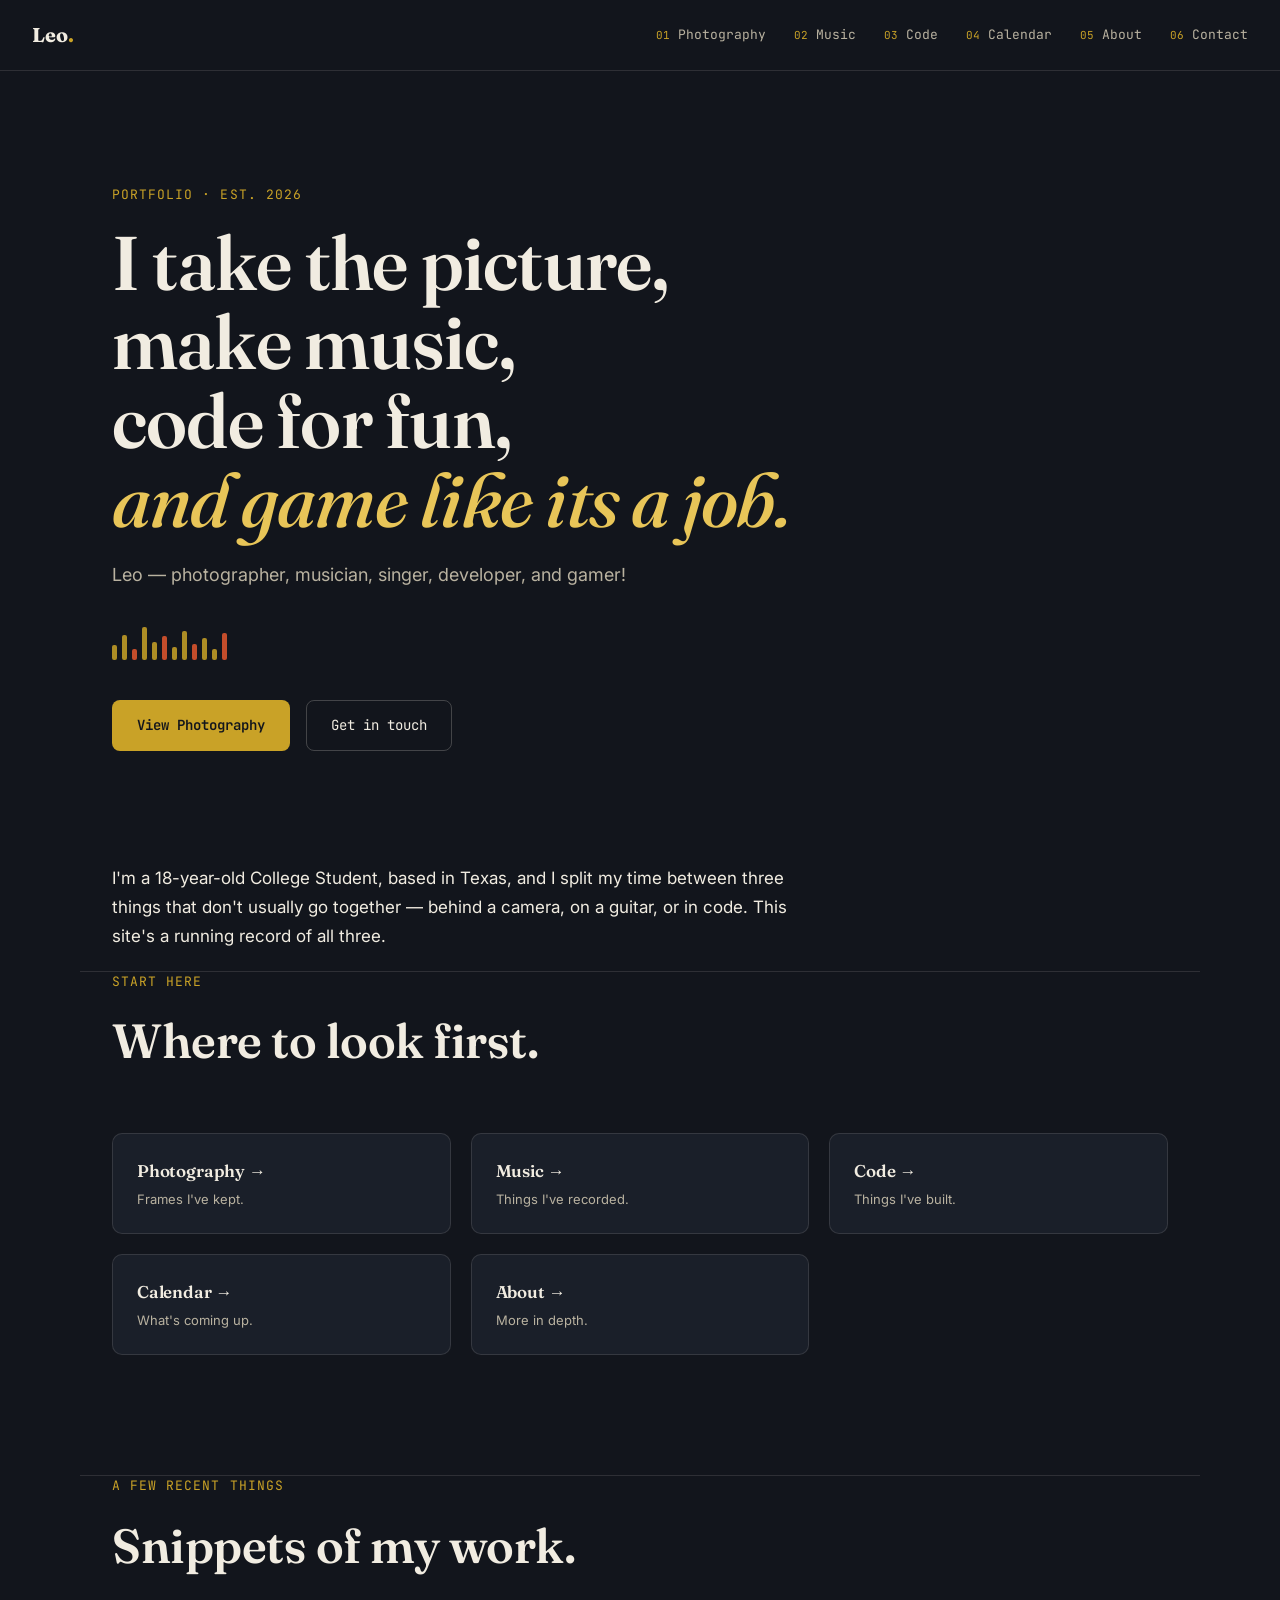
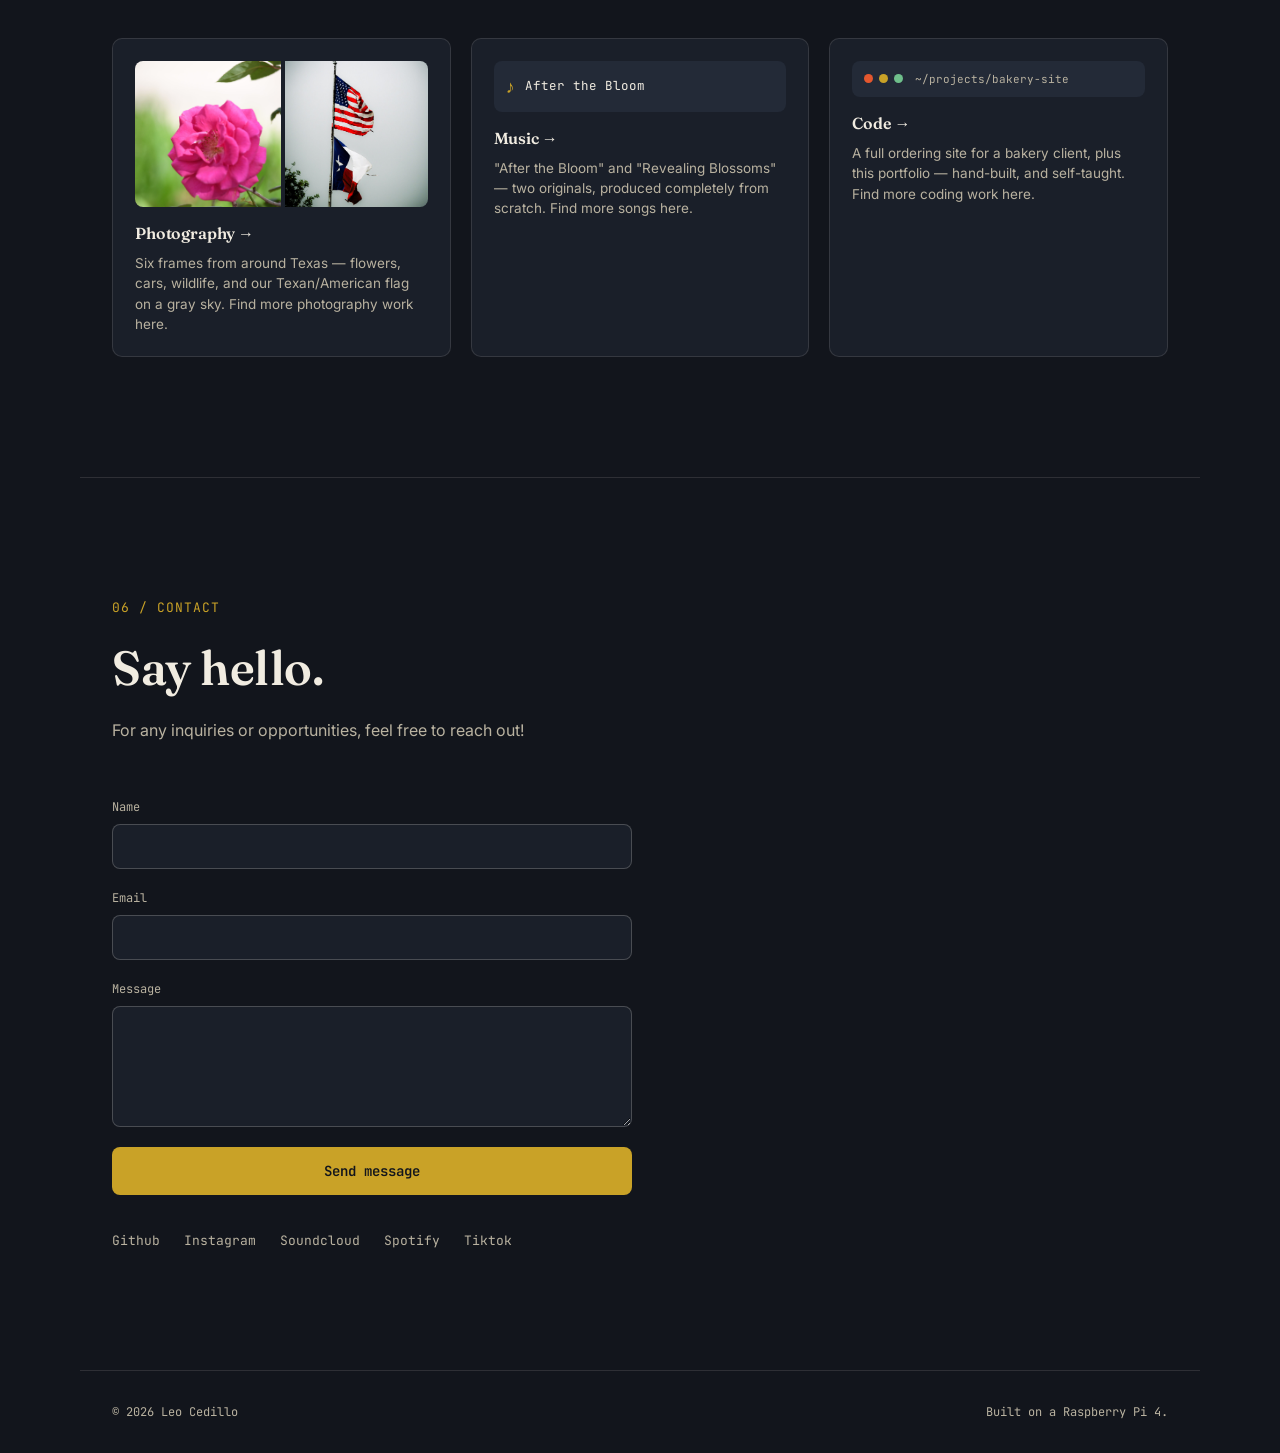
<file: index.html>
<!DOCTYPE html>
<html lang="en">
<head>
<meta charset="UTF-8">
<meta name="viewport" content="width=device-width, initial-scale=1.0">
<title>Leo — Photography · Music · Code</title>
<meta name="description" content="Portfolio of photography, music, and software work.">
<link rel="preconnect" href="https://fonts.googleapis.com">
<link rel="preconnect" href="https://fonts.gstatic.com" crossorigin>
<link href="https://fonts.googleapis.com/css2?family=Fraunces:ital,opsz,wght@0,9..144,400;0,9..144,600;0,9..144,700;1,9..144,500&family=Inter:wght@400;500;600&family=JetBrains+Mono:wght@400;500;600&display=swap" rel="stylesheet">
<link rel="stylesheet" href="styles.css">
</head>
<body>

<header class="topbar">
  <a href="index.html" class="brand">Leo<span class="brand-dot">.</span></a>
  <nav class="nav" aria-label="Primary">
    <a href="photography.html"><span class="nav-idx">01</span>Photography</a>
    <a href="music.html"><span class="nav-idx">02</span>Music</a>
    <a href="coding.html"><span class="nav-idx">03</span>Code</a>
    <a href="calendar.html"><span class="nav-idx">04</span>Calendar</a>
    <a href="about.html"><span class="nav-idx">05</span>About</a>
    <a href="#contact"><span class="nav-idx">06</span>Contact</a>
  </nav>
  <button class="nav-toggle" id="navToggle" aria-label="Open menu" aria-expanded="false">
    <span></span><span></span><span></span>
  </button>
</header>

<main>

  <section class="hero">
    <div class="hero-inner">
      <p class="eyebrow mono">portfolio · est. 2026</p>
      <h1 class="hero-title">
        I take the picture,<br>
        make music,<br>
        code for fun,<br>
        <span class="hero-accent">and game like its a job.</span>
      </h1>
      <p class="hero-sub">Leo — photographer, musician, singer, developer, and gamer!</p>
      <div class="meter" aria-hidden="true">
        <span></span><span></span><span></span><span></span><span></span><span></span><span></span><span></span><span></span><span></span><span></span><span></span>
      </div>
      <div class="hero-links">
        <a href="photography.html" class="btn btn-primary">View Photography</a>
        <a href="#contact" class="btn btn-ghost">Get in touch</a>
      </div>
    </div>
  </section>

  <section class="section" style="padding-top:0; padding-bottom:0">
    <p class="about-text" style="font-size:17px; max-width:65ch">
      I'm a 18-year-old College Student, based in Texas, and I split my time between three things that
      don't usually go together — behind a camera, on a guitar, or in code.
      This site's a running record of all three.
    </p>
  </section>

  <section class="section" style="padding-top:0">
    <div class="section-head">
      <p class="eyebrow mono">start here</p>
      <h2>Where to look first.</h2>
    </div>
    <div class="quick-links">
      <a href="photography.html"><h3>Photography →</h3><p>Frames I've kept.</p></a>
      <a href="music.html"><h3>Music →</h3><p>Things I've recorded.</p></a>
      <a href="coding.html"><h3>Code →</h3><p>Things I've built.</p></a>
      <a href="calendar.html"><h3>Calendar →</h3><p>What's coming up.</p></a>
      <a href="about.html"><h3>About →</h3><p>More in depth.</p></a>
    </div>
  </section>

  <section class="section" style="padding-top:0">
    <div class="section-head">
      <p class="eyebrow mono">a few recent things</p>
      <h2>Snippets of my work.</h2>
    </div>
    <div class="pillar-grid">
      <a href="photography.html" class="pillar-card">
        <div class="snippet-photos">
          <img src="assets/photos/pic1.JPG" alt="A pink rose in bloom">
          <img src="assets/photos/pic6.JPG" alt="American and Texan flags flying together">
        </div>
        <h3>Photography →</h3>
        <p>Six frames from around Texas — flowers, cars, wildlife, and our Texan/American
           flag on a gray sky. Find more photography work here.</p>
      </a>
      <a href="music.html" class="pillar-card">
        <div class="snippet-track">
          <span class="snippet-note" aria-hidden="true">♪</span>
          <span class="snippet-track-name mono">After the Bloom</span>
        </div>
        <h3>Music →</h3>
        <p>"After the Bloom" and "Revealing Blossoms" — two originals,
          produced completely from scratch. Find more songs here.</p>
      </a>
      <a href="coding.html" class="pillar-card">
        <div class="snippet-term">
          <span class="dot red"></span><span class="dot amber"></span><span class="dot green"></span>
          <span class="snippet-term-path mono">~/projects/bakery-site</span>
        </div>
        <h3>Code →</h3>
        <p>A full ordering site for a bakery client, plus this portfolio —
          hand-built, and self-taught. Find more coding work here.</p>
      </a>
    </div>
  </section>

  <section id="contact" class="section section-contact">
    <div class="section-head">
      <p class="eyebrow mono">06 / contact</p>
      <h2>Say hello.</h2>
      <p class="section-sub">For any inquiries or opportunities, feel free to reach out!</p>
    </div>
    <form class="contact-form" action="https://formspree.io/f/xnjkwbkw" method="POST">
      <div class="field">
        <label for="name">Name</label>
        <input id="name" name="name" type="text" required>
      </div>
      <div class="field">
        <label for="email">Email</label>
        <input id="email" name="email" type="email" required>
      </div>
      <div class="field">
        <label for="message">Message</label>
        <textarea id="message" name="message" rows="5" required></textarea>
      </div>
      <input type="hidden" name="_subject" value="New message from your portfolio site">
      <button type="submit" class="btn btn-primary">Send message</button>
    </form>
    <div class="socials mono">
      <a href="https://github.com/leocebillo">Github</a>
      <a href="https://www.instagram.com/leocebillo/">Instagram</a>
      <a href="https://soundcloud.com/leocebillo/tracks">Soundcloud</a>
      <a href="https://open.spotify.com/artist/6a5sOU5WnglyTSej2QoIKZ">Spotify</a>
      <a href="https://www.tiktok.com/@leocebillo?is_from_webapp=1&sender_device=pc">Tiktok</a>
    </div>
  </section>

</main>

<footer class="footer mono">
  <span>© <span id="year"></span> Leo Cedillo</span>
  <span>Built on a Raspberry Pi 4.</span>
</footer>

<script src="script.js"></script>
</body>
</html>
</file>
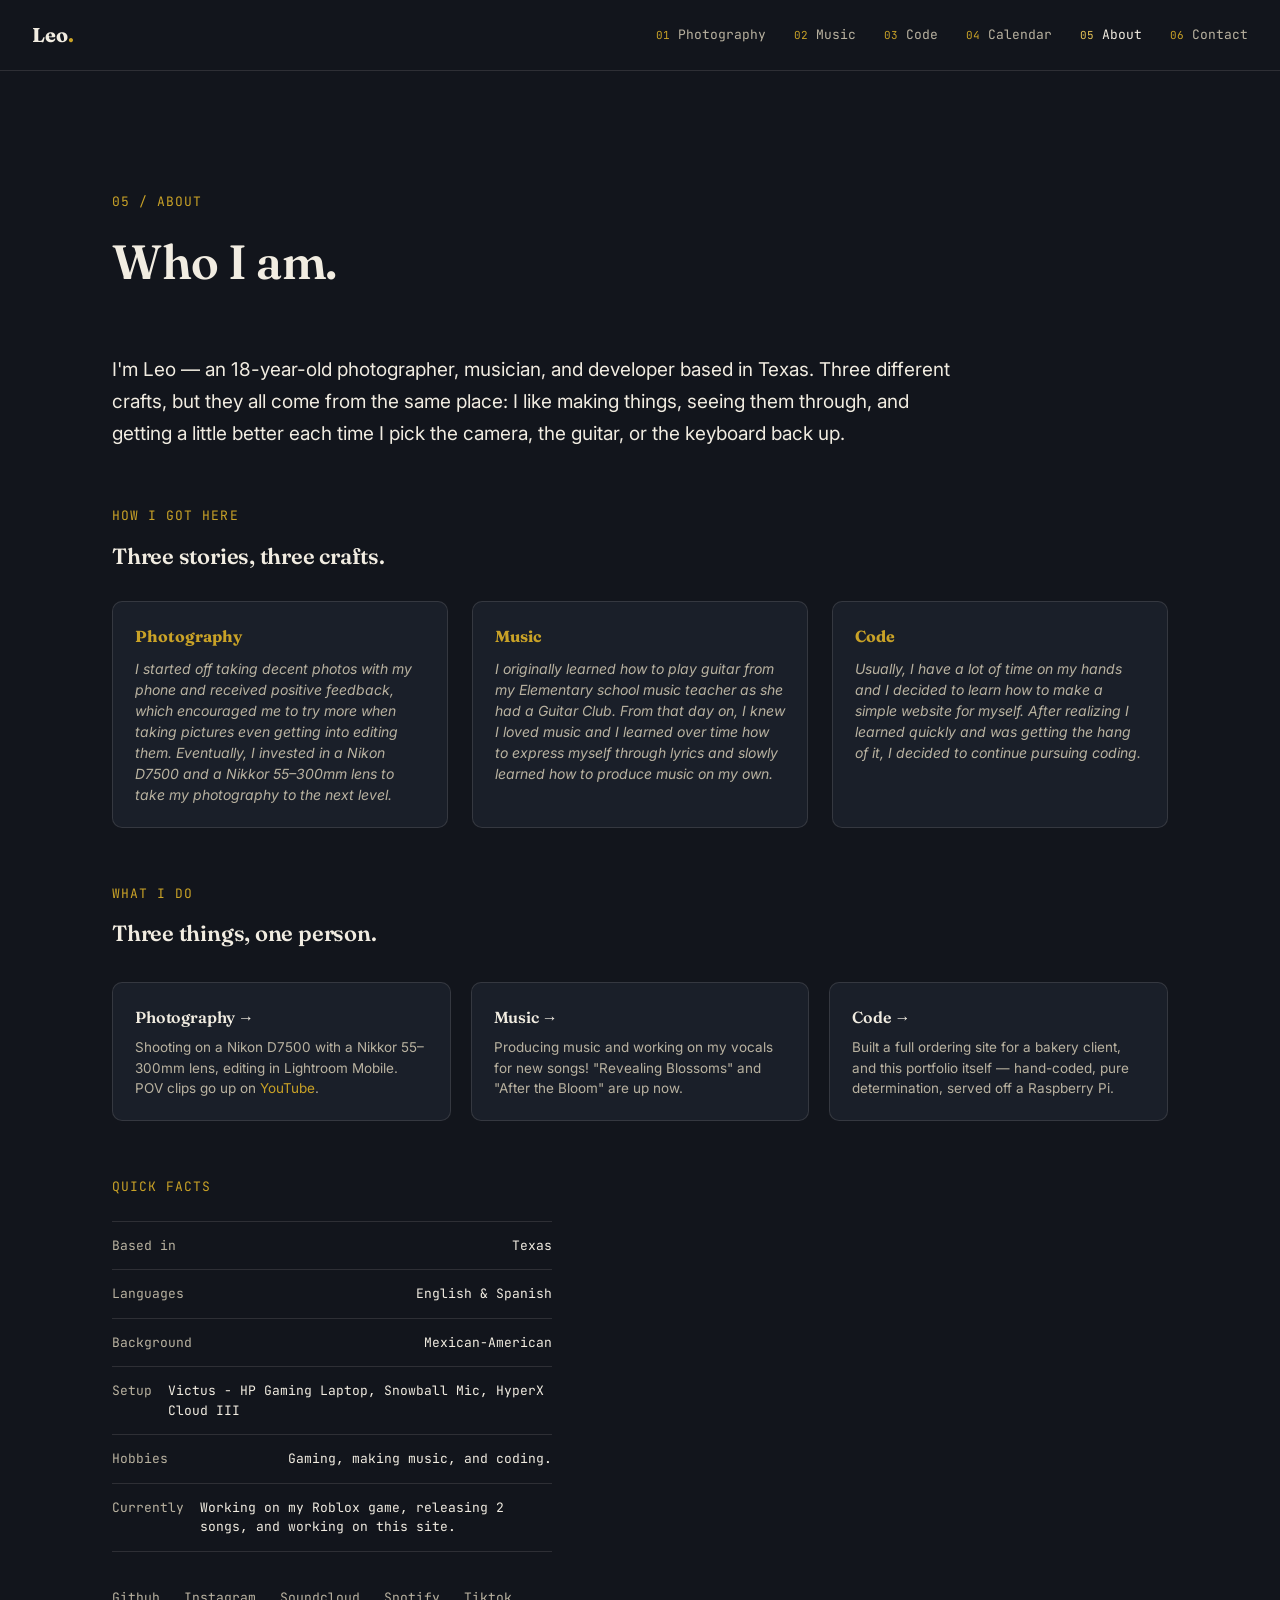
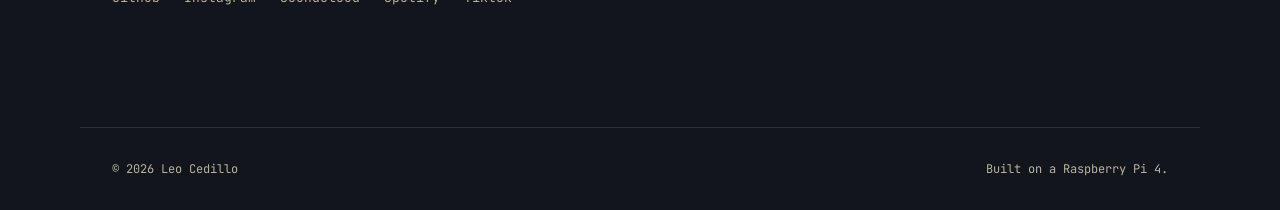
<file: about.html>
<!DOCTYPE html>
<html lang="en">
<head>
<meta charset="UTF-8">
<meta name="viewport" content="width=device-width, initial-scale=1.0">
<title>About — Leo</title>
<meta name="description" content="About Leo.">
<link rel="preconnect" href="https://fonts.googleapis.com">
<link rel="preconnect" href="https://fonts.gstatic.com" crossorigin>
<link href="https://fonts.googleapis.com/css2?family=Fraunces:ital,opsz,wght@0,9..144,400;0,9..144,600;0,9..144,700;1,9..144,500&family=Inter:wght@400;500;600&family=JetBrains+Mono:wght@400;500;600&display=swap" rel="stylesheet">
<link rel="stylesheet" href="styles.css">
</head>
<body>

<header class="topbar">
  <a href="index.html" class="brand">Leo<span class="brand-dot">.</span></a>
  <nav class="nav" aria-label="Primary">
    <a href="photography.html"><span class="nav-idx">01</span>Photography</a>
    <a href="music.html"><span class="nav-idx">02</span>Music</a>
    <a href="coding.html"><span class="nav-idx">03</span>Code</a>
    <a href="calendar.html"><span class="nav-idx">04</span>Calendar</a>
    <span class="active" aria-current="page"><span class="nav-idx">05</span>About</span>
    <a href="index.html#contact"><span class="nav-idx">06</span>Contact</a>
  </nav>
  <button class="nav-toggle" id="navToggle" aria-label="Open menu" aria-expanded="false">
    <span></span><span></span><span></span>
  </button>
</header>

<main>

  <section class="section section-about">
    <div class="section-head">
      <p class="eyebrow mono">05 / about</p>
      <h2>Who I am.</h2>
    </div>

    <p class="about-text">
      I'm Leo — an 18-year-old photographer, musician, and developer based in
      Texas. Three different crafts, but they all come from the same place:
      I like making things, seeing them through, and getting a little better
      each time I pick the camera, the guitar, or the keyboard back up.
    </p>

    <div class="section-head" style="margin-top:56px; margin-bottom:28px">
      <p class="eyebrow mono">how I got here</p>
      <h3 style="font-size:22px">Three stories, three crafts.</h3>
    </div>
    <div class="origin-grid">
      <div class="origin-block">
        <h4>Photography</h4>
        <p>I started off taking decent photos with my phone and received positive feedback, which encouraged me to try more when taking pictures even getting into editing them. Eventually, I invested in a Nikon D7500 and a Nikkor 55–300mm lens to take my photography to the next level.</p>
      </div>
      <div class="origin-block">
        <h4>Music</h4>
        <p>I originally learned how to play guitar from my Elementary school music teacher as she had a Guitar Club. From that day on, I knew I loved music and I learned over time how to express myself through lyrics and slowly learned how to produce music on my own.</p>
      </div>
      <div class="origin-block">
        <h4>Code</h4>
        <p>Usually, I have a lot of time on my hands and I decided to learn how to make a simple website for myself. After realizing I learned quickly and was getting the hang of it, I decided to continue pursuing coding.</p>
      </div>
    </div>

    <div class="section-head" style="margin-top:56px; margin-bottom:32px">
      <p class="eyebrow mono">what I do</p>
      <h3 style="font-size:22px">Three things, one person.</h3>
    </div>
    <div class="pillar-grid">
      <a href="photography.html" class="pillar-card">
        <h3>Photography →</h3>
        <p>Shooting on a Nikon D7500 with a Nikkor 55–300mm lens, editing in
          Lightroom Mobile. POV clips go up on
          <span class="pillar-highlight">YouTube</span>.</p>
      </a>
      <a href="music.html" class="pillar-card">
        <h3>Music →</h3>
        <p>Producing music and working on my vocals for new songs! "Revealing Blossoms" and "After the Bloom" are up now.</p>
      </a>
      <a href="coding.html" class="pillar-card">
        <h3>Code →</h3>
        <p>Built a full ordering site for a bakery client, and this
          portfolio itself — hand-coded, pure determination, served off a
          Raspberry Pi.</p>
      </a>
    </div>

    <div class="section-head" style="margin-top:56px; margin-bottom:24px">
      <p class="eyebrow mono">quick facts</p>
    </div>
    <ul class="gear-list mono" style="margin-bottom:36px">
      <li><span class="gear-label">Based in</span><span>Texas</span></li>
      <li><span class="gear-label">Languages</span><span>English &amp; Spanish</span></li>
      <li><span class="gear-label">Background</span><span>Mexican-American</span></li>
      <li><span class="gear-label">Setup</span><span>Victus - HP Gaming Laptop, Snowball Mic, HyperX Cloud III</span></li>
      <li><span class="gear-label">Hobbies</span><span>Gaming, making music, and coding.</span></li>
      <li><span class="gear-label">Currently</span><span>Working on my Roblox game, releasing 2 songs, and working on this site.</span></li>
    </ul>

    <div class="socials mono">
      <a href="https://github.com/leocebillo">Github</a>
      <a href="https://www.instagram.com/leocebillo/">Instagram</a>
      <a href="https://soundcloud.com/leocebillo/tracks">Soundcloud</a>
      <a href="https://open.spotify.com/artist/6a5sOU5WnglyTSej2QoIKZ">Spotify</a>
      <a href="https://www.tiktok.com/@leocebillo?is_from_webapp=1&sender_device=pc">Tiktok</a>
    </div>

  </section>

</main>

<footer class="footer mono">
  <span>© <span id="year"></span> Leo Cedillo</span>
  <span>Built on a Raspberry Pi 4.</span>
</footer>

<script src="script.js"></script>
</body>
</html>
</file>
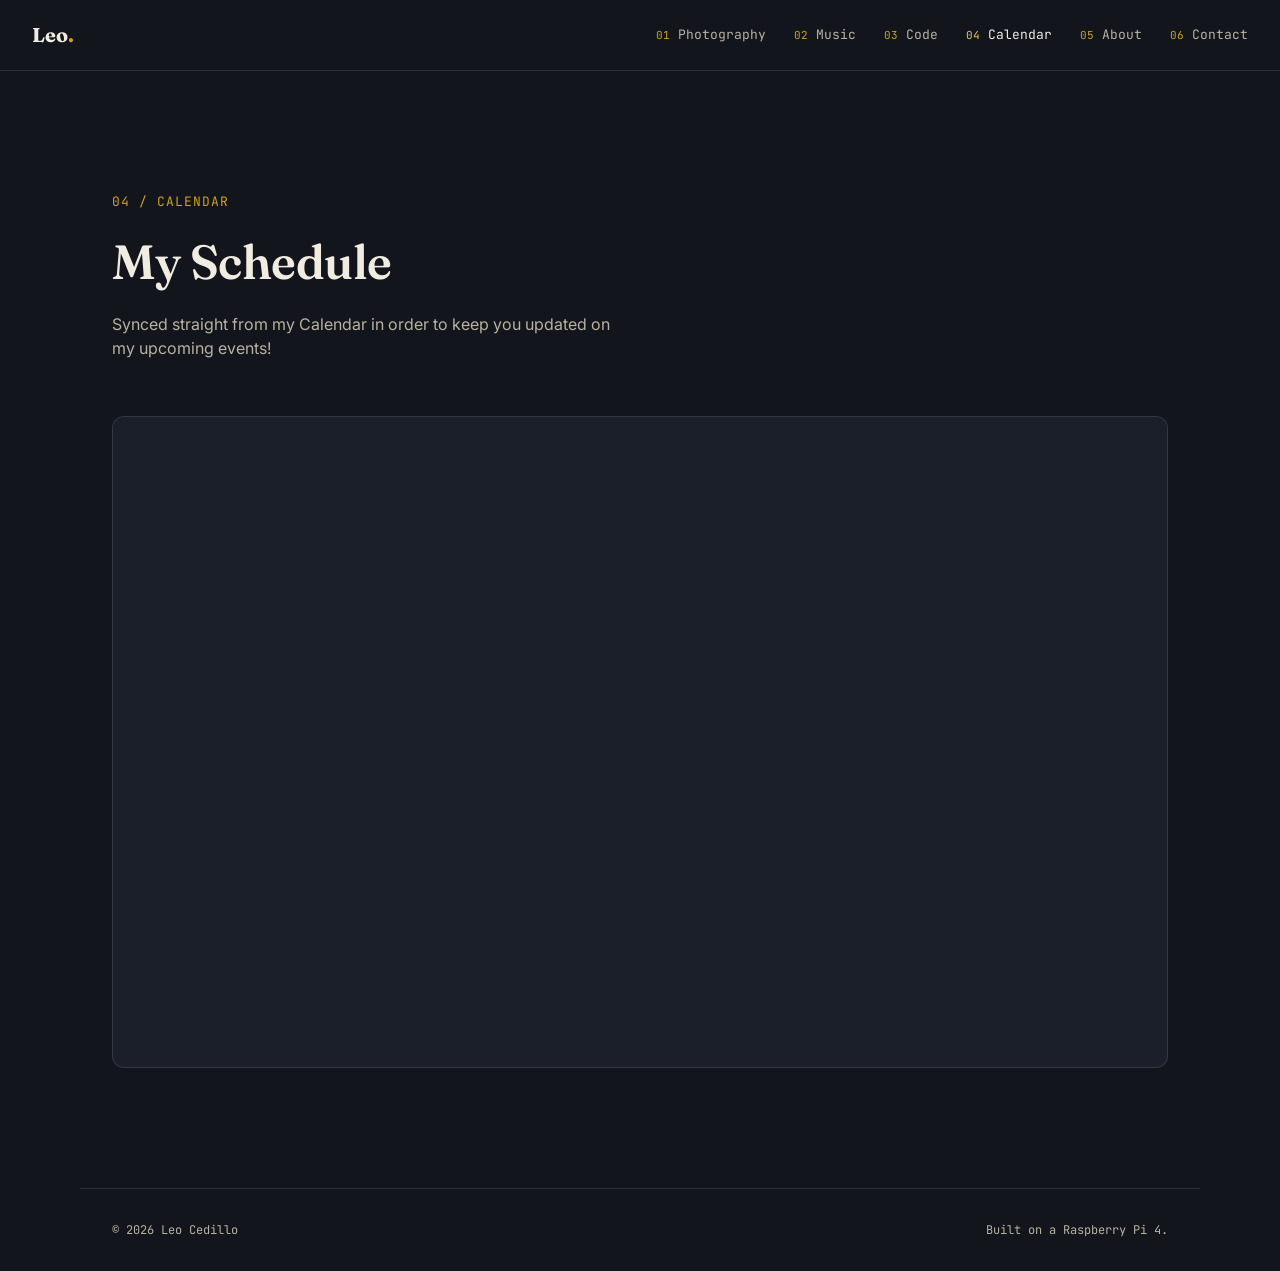
<file: calendar.html>
<!DOCTYPE html>
<html lang="en">
<head>
<meta charset="UTF-8">
<meta name="viewport" content="width=device-width, initial-scale=1.0">
<title>Calendar — Leo</title>
<meta name="description" content="Upcoming shoots, gigs, and releases.">
<link rel="preconnect" href="https://fonts.googleapis.com">
<link rel="preconnect" href="https://fonts.gstatic.com" crossorigin>
<link href="https://fonts.googleapis.com/css2?family=Fraunces:ital,opsz,wght@0,9..144,400;0,9..144,600;0,9..144,700;1,9..144,500&family=Inter:wght@400;500;600&family=JetBrains+Mono:wght@400;500;600&display=swap" rel="stylesheet">
<link rel="stylesheet" href="styles.css">
</head>
<body>

<header class="topbar">
  <a href="index.html" class="brand">Leo<span class="brand-dot">.</span></a>
  <nav class="nav" aria-label="Primary">
    <a href="photography.html"><span class="nav-idx">01</span>Photography</a>
    <a href="music.html"><span class="nav-idx">02</span>Music</a>
    <a href="coding.html"><span class="nav-idx">03</span>Code</a>
    <span class="active" aria-current="page"><span class="nav-idx">04</span>Calendar</span>
    <a href="about.html"><span class="nav-idx">05</span>About</a>
    <a href="index.html#contact"><span class="nav-idx">06</span>Contact</a>
  </nav>
  <button class="nav-toggle" id="navToggle" aria-label="Open menu" aria-expanded="false">
    <span></span><span></span><span></span>
  </button>
</header>

<main>

  <section class="section">
    <div class="section-head">
      <p class="eyebrow mono">04 / calendar</p>
      <h2>My Schedule</h2>
      <p class="section-sub">Synced straight from my Calendar in order to keep you updated on my upcoming events!</p>
    </div>
    <div class="gcal-embed">
      <iframe
        src="https://calendar.google.com/calendar/embed?src=cedilloleon04%40gmail.com&ctz=America%2FChicago"
        style="border:0" width="100%" height="600" frameborder="0" scrolling="no"></iframe>
    </div>
  </section>

</main>

<footer class="footer mono">
  <span>© <span id="year"></span> Leo Cedillo</span>
  <span>Built on a Raspberry Pi 4.</span>
</footer>

<script src="script.js"></script>
</body>
</html>
</file>
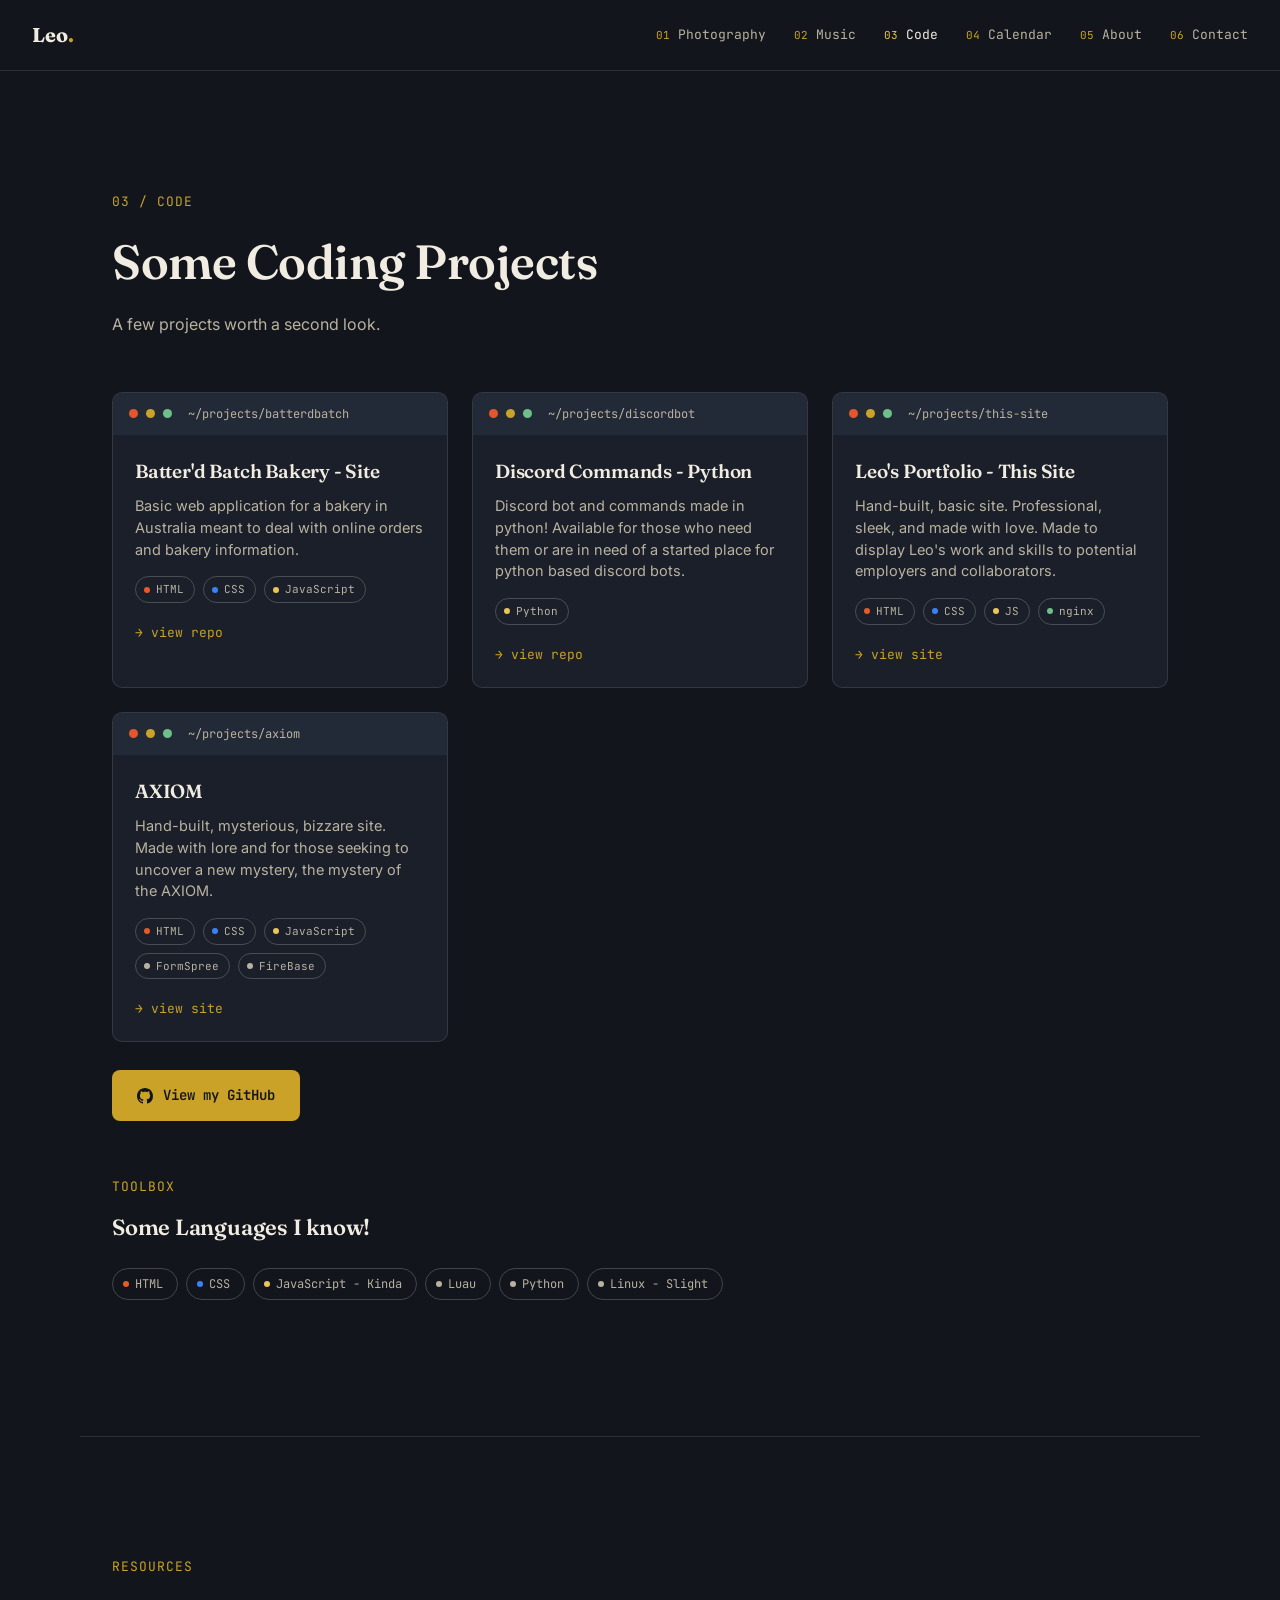
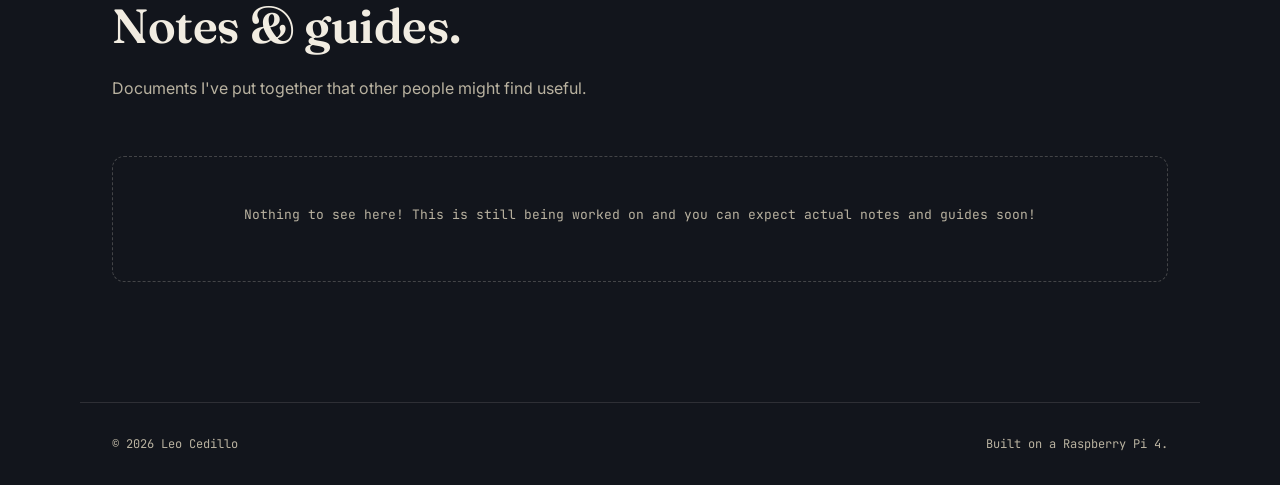
<file: coding.html>
<!DOCTYPE html>
<html lang="en">
<head>
<meta charset="UTF-8">
<meta name="viewport" content="width=device-width, initial-scale=1.0">
<title>Code — Leo</title>
<meta name="description" content="Software projects.">
<link rel="preconnect" href="https://fonts.googleapis.com">
<link rel="preconnect" href="https://fonts.gstatic.com" crossorigin>
<link href="https://fonts.googleapis.com/css2?family=Fraunces:ital,opsz,wght@0,9..144,400;0,9..144,600;0,9..144,700;1,9..144,500&family=Inter:wght@400;500;600&family=JetBrains+Mono:wght@400;500;600&display=swap" rel="stylesheet">
<link rel="stylesheet" href="styles.css">
</head>
<body>

<header class="topbar">
  <a href="index.html" class="brand">Leo<span class="brand-dot">.</span></a>
  <nav class="nav" aria-label="Primary">
    <a href="photography.html"><span class="nav-idx">01</span>Photography</a>
    <a href="music.html"><span class="nav-idx">02</span>Music</a>
    <span class="active" aria-current="page"><span class="nav-idx">03</span>Code</span>
    <a href="calendar.html"><span class="nav-idx">04</span>Calendar</a>
    <a href="about.html"><span class="nav-idx">05</span>About</a>
    <a href="index.html#contact"><span class="nav-idx">06</span>Contact</a>
  </nav>
  <button class="nav-toggle" id="navToggle" aria-label="Open menu" aria-expanded="false">
    <span></span><span></span><span></span>
  </button>
</header>

<main>

  <section class="section">
    <div class="section-head">
      <p class="eyebrow mono">03 / code</p>
      <h2>Some Coding Projects</h2>
      <p class="section-sub">A few projects worth a second look.</p>
    </div>

    <div class="term-grid">
      <article class="term-card">
        <div class="term-bar">
          <span class="dot red"></span><span class="dot amber"></span><span class="dot green"></span>
          <span class="term-path mono">~/projects/batterdbatch</span>
        </div>
        <div class="term-body">
          <h3>Batter'd Batch Bakery - Site</h3>
          <p>Basic web application for a bakery in Australia meant to deal with online orders and bakery information.</p>
          <div class="tags">
            <span class="tag tag-html">HTML</span><span class="tag tag-css">CSS</span><span class="tag tag-js">JavaScript</span>
          </div>
          <a href="https://github.com/leocebillo/BatterD-Batch-Bakery-v1.7" class="term-link mono">→ view repo</a>
        </div>
      </article>

      <article class="term-card">
        <div class="term-bar">
          <span class="dot red"></span><span class="dot amber"></span><span class="dot green"></span>
          <span class="term-path mono">~/projects/discordbot</span>
        </div>
        <div class="term-body">
          <h3>Discord Commands - Python</h3>
          <p>Discord bot and commands made in python! Available for those who need them or are in need of a started place for python based discord bots.</p>
          <div class="tags">
            <span class="tag tag-js">Python</span>
          </div>
          <a href="https://github.com/leocebillo/My-Basic-Discord-Commands?tab=readme-ov-file" class="term-link mono">→ view repo</a>
        </div>
      </article>

      <article class="term-card">
        <div class="term-bar">
          <span class="dot red"></span><span class="dot amber"></span><span class="dot green"></span>
          <span class="term-path mono">~/projects/this-site</span>
        </div>
        <div class="term-body">
          <h3>Leo's Portfolio - This Site</h3>
          <p>Hand-built, basic site. Professional, sleek, and made with love. Made to display Leo's work and skills to potential employers and collaborators.</p>
          <div class="tags">
            <span class="tag tag-html">HTML</span><span class="tag tag-css">CSS</span><span class="tag tag-js">JS</span><span class="tag tag-nginx">nginx</span>
          </div>
          <a href="leocedillo.dev" class="term-link mono">→ view site</a>
        </div>
      </article>

      <article class="term-card">
        <div class="term-bar">
          <span class="dot red"></span><span class="dot amber"></span><span class="dot green"></span>
          <span class="term-path mono">~/projects/axiom</span>
        </div>
        <div class="term-body">
          <h3>AXIOM</h3>
          <p>Hand-built, mysterious, bizzare site. Made with lore and for those seeking to uncover a new mystery, the mystery of the AXIOM.</p>
          <div class="tags">
            <span class="tag tag-html">HTML</span><span class="tag tag-css">CSS</span><span class="tag tag-js">JavaScript</span> <span class="tag tag-formspree">FormSpree</span><span class="tag tag-firebase">FireBase</span>
          </div>
          <a href="https://leocebillo.github.io/AXIOM" class="term-link mono">→ view site</a>
        </div>
      </article>
    </div>

  <!--  <article class="term-card">
        <div class="term-bar">
          <span class="dot red"></span><span class="dot amber"></span><span class="dot green"></span>
          <span class="term-path mono">~/projects/axiom</span>
        </div>
        <div class="term-body">
          <h3>TRIAD</h3>
          <p>Hand-built, multi-ai console controller. Created to test the extent of "free-tiers" AI companies provide.</p>
          <div class="tags">
            <span class="tag tag-html">HTML</span><span class="tag tag-css">CSS</span><span class="tag tag-js">JavaScript</span> <span class="tag tag-fcloudflare">CloudFlare</span><span class="tag tag-js">JS</span><span class="tag tag-toml">TOML</span>
          </div>
          <a href="https://github.com/leocebillo/AXIOM" class="term-link mono">→ view repo</a>
        </div>
      </article>
    </div> -->

    <a href="https://github.com/leocebillo" target="_blank" rel="noopener" class="btn btn-primary gh-btn">
      <svg viewBox="0 0 16 16" width="16" height="16" fill="currentColor"><path d="M8 0C3.58 0 0 3.58 0 8c0 3.54 2.29 6.53 5.47 7.59.4.07.55-.17.55-.38 0-.19-.01-.82-.01-1.49-2.01.37-2.53-.49-2.69-.94-.09-.23-.48-.94-.82-1.13-.28-.15-.68-.52-.01-.53.63-.01 1.08.58 1.23.82.72 1.21 1.87.87 2.33.66.07-.52.28-.87.51-1.07-1.78-.2-3.64-.89-3.64-3.95 0-.87.31-1.59.82-2.15-.08-.2-.36-1.02.08-2.12 0 0 .67-.21 2.2.82.64-.18 1.32-.27 2-.27.68 0 1.36.09 2 .27 1.53-1.04 2.2-.82 2.2-.82.44 1.1.16 1.92.08 2.12.51.56.82 1.27.82 2.15 0 3.07-1.87 3.75-3.65 3.95.29.25.54.73.54 1.48 0 1.07-.01 1.93-.01 2.2 0 .21.15.46.55.38A8.013 8.013 0 0 0 16 8c0-4.42-3.58-8-8-8z"/></svg>
      View my GitHub
    </a>

    <div class="section-head" style="margin-top:56px; margin-bottom:24px">
      <p class="eyebrow mono">toolbox</p>
      <h3 style="font-size:22px">Some Languages I know!</h3>
    </div>
    <div class="tags toolbox-tags">
      <span class="tag tag-html">HTML</span>
      <span class="tag tag-css">CSS</span>
      <span class="tag tag-js">JavaScript - Kinda</span>
      <span class="tag tag-luau">Luau</span>
      <span class="tag">Python</span>
      <span class="tag">Linux - Slight</span>
    </div>
  </section>

  <section class="section">
    <div class="section-head">
      <p class="eyebrow mono">resources</p>
      <h2>Notes &amp; guides.</h2>
      <p class="section-sub">Documents I've put together that other people might find useful.</p>
    </div>

    <!-- To add a document: drop the file in assets/docs/, then copy this block.
    <div class="doc-list">
      <a href="assets/docs/your-file.pdf" target="_blank" class="doc-card">
        <div class="doc-icon" aria-hidden="true">PDF</div>
        <div>
          <h3>Document title</h3>
          <p>One line on what it covers and who it's for.</p>
        </div>
      </a>
    </div>
    -->

    <div class="empty-state">
      <p class="mono">Nothing to see here! This is still being worked on and you can expect actual notes and guides soon!</p>
    </div>
  </section>

</main>

<footer class="footer mono">
  <span>© <span id="year"></span> Leo Cedillo</span>
  <span>Built on a Raspberry Pi 4.</span>
</footer>

<script src="script.js"></script>
</body>
</html>
</file>
<file: styles.css>
/* ---------- Tokens ---------- */
:root{
  --ink: #12151C;
  --ink-2: #1A1F29;
  --ink-3: #232A37;
  --paper: #F1ECE1;
  --paper-dim: #B9B2A0;
  --brass: #C9A227;
  --brass-bright: #E8C558;
  --rec: #E4572E;
  --green: #6FBF8B;
  --line: rgba(241,236,225,0.12);
  --line-strong: rgba(241,236,225,0.22);

  --font-display: 'Fraunces', serif;
  --font-body: 'Inter', -apple-system, sans-serif;
  --font-mono: 'JetBrains Mono', monospace;

  --container: 1120px;
}

*{ box-sizing:border-box; }
html{ scroll-behavior:smooth; }
body{
  margin:0;
  background:var(--ink);
  color:var(--paper);
  font-family:var(--font-body);
  line-height:1.5;
  -webkit-font-smoothing:antialiased;
}
@media (prefers-reduced-motion: reduce){
  html{ scroll-behavior:auto; }
  *{ animation-duration:0.001ms !important; animation-iteration-count:1 !important; transition-duration:0.001ms !important; }
}

a{ color:inherit; text-decoration:none; }
h1,h2,h3{ font-family:var(--font-display); font-weight:600; margin:0; letter-spacing:-0.01em; }
p{ margin:0; }
.mono{ font-family:var(--font-mono); }

::selection{ background:var(--brass); color:var(--ink); }
:focus-visible{ outline:2px solid var(--brass-bright); outline-offset:3px; }

/* ---------- Layout helpers ---------- */
.section{
  max-width:var(--container);
  margin:0 auto;
  padding:120px 32px;
  border-bottom:1px solid var(--line);
}
.section-head{ max-width:640px; margin-bottom:56px; }
.eyebrow{ color:var(--brass); font-size:13px; letter-spacing:0.08em; text-transform:uppercase; margin-bottom:14px; display:block; }
.section-head h2{ font-size:clamp(32px,4vw,48px); margin-bottom:14px; }
.section-sub{ color:var(--paper-dim); font-size:16px; max-width:52ch; }
.section-sub code{ font-family:var(--font-mono); background:var(--ink-2); padding:2px 6px; border-radius:4px; font-size:0.9em; }

/* ---------- Topbar ---------- */
.topbar{
  position:fixed; top:0; left:0; right:0; z-index:50;
  display:flex; align-items:center; justify-content:space-between;
  padding:20px 32px;
  background:var(--ink);
  border-bottom:1px solid var(--line);
}
main{ padding-top:72px; }
.brand{ font-family:var(--font-display); font-size:20px; font-weight:700; }
.brand-dot{ color:var(--brass); }
.nav{ display:flex; gap:28px; }
.nav a, .nav span.active{
  font-family:var(--font-mono); font-size:13px; color:var(--paper-dim);
  display:flex; align-items:center; gap:8px; transition:color .2s;
}
.nav a:hover{ color:var(--paper); }
.nav span.active{ color:var(--paper); cursor:default; }
.nav span.active .nav-idx{ color:var(--brass-bright); }
.nav-idx{ color:var(--brass); font-size:11px; }
.nav-toggle{ display:none; background:none; border:0; width:32px; height:24px; flex-direction:column; justify-content:space-between; cursor:pointer; padding:0; }
.nav-toggle span{ display:block; height:2px; background:var(--paper); border-radius:2px; }

@media (max-width: 860px){
  .nav{
    position:fixed; inset:72px 0 0 0; background:var(--ink); z-index:55;
    flex-direction:column; gap:0; padding:12px 32px;
    transform:translateY(-8px); opacity:0; pointer-events:none; transition:all .25s ease;
  }
  .nav.open{ transform:translateY(0); opacity:1; pointer-events:auto; }
  .nav a, .nav span.active{ padding:16px 0; border-bottom:1px solid var(--line); font-size:15px; }
  .nav-toggle{ display:flex; }
}

/* ---------- Hero ---------- */
.hero{
  min-height:88vh; display:flex; align-items:center;
  max-width:var(--container); margin:0 auto; padding:60px 32px;
}
.hero-inner{ max-width:760px; }
.hero-title{ font-size:clamp(40px,6.5vw,76px); line-height:1.04; margin:18px 0 22px; }
.hero-accent{ font-style:italic; color:var(--brass-bright); font-weight:500; }
.hero-sub{ color:var(--paper-dim); font-size:18px; max-width:48ch; margin-bottom:36px; }

/* signature meter motif */
.meter{ display:flex; align-items:flex-end; gap:5px; height:36px; margin-bottom:40px; }
.meter span{
  width:5px; background:var(--brass); border-radius:2px; opacity:0.85;
  animation:levels 1.6s ease-in-out infinite;
}
.meter span:nth-child(3n){ background:var(--rec); }
.meter span:nth-child(1){ height:40%; animation-delay:-1.1s; }
.meter span:nth-child(2){ height:70%; animation-delay:-0.3s; }
.meter span:nth-child(3){ height:30%; animation-delay:-0.9s; }
.meter span:nth-child(4){ height:90%; animation-delay:-0.2s; }
.meter span:nth-child(5){ height:50%; animation-delay:-1.4s; }
.meter span:nth-child(6){ height:65%; animation-delay:-0.6s; }
.meter span:nth-child(7){ height:35%; animation-delay:-1.0s; }
.meter span:nth-child(8){ height:80%; animation-delay:-0.4s; }
.meter span:nth-child(9){ height:45%; animation-delay:-1.3s; }
.meter span:nth-child(10){ height:60%; animation-delay:-0.7s; }
.meter span:nth-child(11){ height:30%; animation-delay:-1.5s; }
.meter span:nth-child(12){ height:75%; animation-delay:-0.5s; }
@keyframes levels{
  0%,100%{ transform:scaleY(0.4); }
  50%{ transform:scaleY(1); }
}

.hero-links{ display:flex; gap:16px; flex-wrap:wrap; }

/* ---------- Home: quick links ---------- */
.quick-links{ display:grid; grid-template-columns:repeat(3,1fr); gap:20px; }
.quick-links a{
  display:block; background:var(--ink-2); border:1px solid var(--line);
  border-radius:10px; padding:24px; transition:all .2s;
}
.quick-links a:hover{ border-color:var(--brass); transform:translateY(-2px); }
.quick-links h3{ font-size:17px; margin-bottom:6px; }
.quick-links p{ color:var(--paper-dim); font-size:13px; }
@media (max-width:760px){ .quick-links{ grid-template-columns:repeat(2,1fr); } }
@media (max-width:520px){ .quick-links{ grid-template-columns:1fr; } }
.btn{
  font-family:var(--font-mono); font-size:14px; padding:14px 24px; border-radius:8px;
  border:1px solid transparent; transition:all .2s; display:inline-block;
}
.btn-primary{ background:var(--brass); color:var(--ink); font-weight:600; }
.btn-primary:hover{ background:var(--brass-bright); transform:translateY(-1px); }
.btn-ghost{ border-color:var(--line-strong); color:var(--paper); }
.btn-ghost:hover{ border-color:var(--paper); }

/* ---------- Photography: contact sheet ---------- */
.contact-sheet{
  display:grid; grid-template-columns:repeat(3,1fr); gap:2px;
  background:var(--line);
  border:1px solid var(--line-strong);
}
.frame{ margin:0; background:var(--ink); position:relative; }
.frame-img{
  aspect-ratio:4/5; background:var(--ink-3);
  position:relative; overflow:hidden; cursor:pointer;
}
.frame-img img{
  width:100%; height:100%; object-fit:cover; display:block;
  transition:transform .35s ease, filter .2s ease;
}
.frame:hover .frame-img img{ transform:scale(1.04); filter:brightness(1.05); }
.frame figcaption{
  position:absolute; left:0; right:0; bottom:0; padding:8px 10px;
  font-size:11px; color:var(--paper); background:linear-gradient(transparent,rgba(0,0,0,0.65));
}
@media (max-width:700px){ .contact-sheet{ grid-template-columns:repeat(2,1fr); } }

/* ---------- Photography: gear + YouTube callout ---------- */
.gear-list{
  list-style:none; margin:0 0 28px; padding:0; max-width:440px;
  display:flex; flex-direction:column; gap:0;
}
.gear-list li{
  display:flex; justify-content:space-between; gap:16px;
  padding:14px 0; border-bottom:1px solid var(--line);
  font-size:13px; color:var(--paper);
}
.gear-list li:first-child{ border-top:1px solid var(--line); }
.gear-label{ color:var(--paper-dim); }
.yt-btn{ display:inline-flex; align-items:center; gap:10px; }
.yt-btn svg{ flex:none; }

.kit-grid{ display:grid; grid-template-columns:1.2fr 1fr; gap:40px; align-items:start; }
.brand-block{ display:flex; flex-direction:column; gap:18px; }
.brand-logo{ max-width:150px; height:auto; }
.brand-quote{
  font-family:var(--font-display); font-style:italic; font-size:19px;
  color:var(--paper-dim); border-left:2px solid var(--brass);
  padding-left:18px; margin:0; line-height:1.5;
}
@media (max-width:760px){ .kit-grid{ grid-template-columns:1fr; gap:32px; } }

/* Lightbox */
.lightbox{
  position:fixed; inset:0; background:rgba(10,9,14,.92);
  display:none; align-items:center; justify-content:center;
  z-index:200; padding:5vh 5vw;
}
.lightbox.open{ display:flex; }
.lightbox img{ max-height:90vh; max-width:90vw; border-radius:6px; }
.lightbox-close{
  position:absolute; top:24px; right:32px;
  background:none; border:0; color:var(--paper); font-size:32px;
  line-height:1; cursor:pointer;
}
.lightbox-close:hover{ color:var(--brass); }

/* ---------- Music: tracklist ---------- */
.tracklist{ border-top:1px solid var(--line); }
.track{
  display:flex; align-items:center; gap:20px; padding:18px 4px;
  border-bottom:1px solid var(--line);
}
.play-btn{
  width:42px; height:42px; border-radius:50%; border:1px solid var(--line-strong);
  background:transparent; color:var(--paper); cursor:pointer; flex:none;
  display:flex; align-items:center; justify-content:center; transition:all .2s;
}
.play-btn:hover{ border-color:var(--brass); color:var(--brass); }
.play-btn svg{ width:18px; height:18px; fill:currentColor; }
.icon-pause{ display:none; }
.track.playing .icon-play{ display:none; }
.track.playing .icon-pause{ display:block; }
.track.playing .play-btn{ border-color:var(--brass); color:var(--brass); }
.track-cover{
  width:48px; height:48px; border-radius:6px; overflow:hidden; flex:none;
  background:var(--ink-3); display:flex; align-items:center; justify-content:center;
}
.track-cover img{ width:100%; height:100%; object-fit:cover; display:block; }
.track-cover.cover-fallback::before{ content:"♪"; color:var(--brass); font-size:18px; }
.track-info{ display:flex; flex-direction:column; gap:4px; flex:1; }
.track-title{ font-size:17px; font-weight:500; }
.track-meta{ font-size:12px; color:var(--paper-dim); }
.vu{ display:flex; align-items:flex-end; gap:3px; height:20px; opacity:0.25; }
.vu span{ width:3px; height:100%; background:var(--brass); border-radius:2px; transform:scaleY(0.2); transition:transform .15s; }
.track.playing .vu{ opacity:1; }
.track.playing .vu span{ animation:levels 1s ease-in-out infinite; }
.track.playing .vu span:nth-child(2){ animation-delay:-0.2s; }
.track.playing .vu span:nth-child(3){ animation-delay:-0.6s; }
.track.playing .vu span:nth-child(4){ animation-delay:-0.1s; }
.track.playing .vu span:nth-child(5){ animation-delay:-0.4s; }

/* ---------- Music: streaming links + demos placeholder ---------- */
.stream-links{ display:flex; gap:14px; flex-wrap:wrap; margin-top:28px; }

.empty-state{
  border:1px dashed var(--line-strong); border-radius:12px; padding:48px 32px;
  text-align:center;
}
.empty-state .mono{ font-size:13px; color:var(--paper-dim); margin-bottom:8px; }
.empty-hint{ color:var(--paper-dim); font-size:13px; max-width:46ch; margin:0 auto; }
.empty-hint code{
  font-family:var(--font-mono); background:var(--ink-2); padding:2px 6px;
  border-radius:4px; font-size:0.92em; color:var(--paper);
}

/* ---------- Coding: terminal cards ---------- */
.term-grid{ display:grid; grid-template-columns:repeat(auto-fit,minmax(300px,1fr)); gap:24px; }
.term-card{
  background:var(--ink-2); border:1px solid var(--line); border-radius:10px;
  overflow:hidden; transition:transform .2s ease, border-color .2s ease, box-shadow .2s ease;
}
.term-card:hover{
  transform:translateY(-3px); border-color:var(--line-strong);
  box-shadow:0 12px 28px -12px rgba(0,0,0,0.5);
}
.term-bar{ display:flex; align-items:center; gap:8px; padding:12px 16px; background:var(--ink-3); }
.dot{ width:9px; height:9px; border-radius:50%; }
.dot.red{ background:var(--rec); } .dot.amber{ background:var(--brass); } .dot.green{ background:var(--green); }
.term-path{ margin-left:8px; font-size:12px; color:var(--paper-dim); }
.term-body{ padding:22px; }
.term-body h3{ font-size:19px; margin-bottom:10px; }
.term-body p{ color:var(--paper-dim); font-size:14.5px; margin-bottom:16px; }
.tags{ display:flex; flex-wrap:wrap; gap:8px; margin-bottom:16px; }
.tag{
  font-family:var(--font-mono); font-size:11px; padding:4px 10px 4px 8px;
  border:1px solid var(--line-strong); border-radius:20px; color:var(--paper-dim);
  display:inline-flex; align-items:center; gap:6px;
}
.tag::before{
  content:""; width:6px; height:6px; border-radius:50%;
  background:var(--tag-color, var(--paper-dim)); flex:none;
}
.tag-html{ --tag-color:#e35b28; }
.tag-css{ --tag-color:#3b82f6; }
.tag-js{ --tag-color:#e8c558; }
.tag-react{ --tag-color:#61dafb; }
.tag-node{ --tag-color:#6fbf8b; }
.tag-nginx{ --tag-color:#6fbf8b; }
.term-link{ font-size:13px; color:var(--brass); }
.term-link:hover{ color:var(--brass-bright); }
.gh-btn{ display:inline-flex; align-items:center; gap:10px; margin-top:28px; }
.gh-btn svg{ flex:none; }
.toolbox-tags .tag{ font-size:12px; padding:6px 14px 6px 10px; }

.doc-list{ display:flex; flex-direction:column; gap:12px; }
.doc-card{
  display:flex; align-items:center; gap:16px;
  background:var(--ink-2); border:1px solid var(--line); border-radius:10px;
  padding:16px 18px; transition:border-color .2s ease, transform .15s ease;
}
.doc-card:hover{ border-color:var(--brass); transform:translateY(-2px); }
.doc-icon{
  flex:none; width:40px; height:40px; border-radius:8px;
  background:var(--ink-3); color:var(--brass);
  display:flex; align-items:center; justify-content:center;
  font-family:var(--font-mono); font-size:10px; font-weight:600;
}
.doc-card h3{ font-size:15px; margin-bottom:2px; }
.doc-card p{ color:var(--paper-dim); font-size:13px; margin:0; }

/* ---------- Calendar: Google Calendar embed ---------- */
.gcal-embed{
  border:1px solid var(--line); border-radius:12px; overflow:hidden;
  width:100%; background:var(--ink-2);
}
.gcal-embed iframe{ display:block; width:100%; height:650px; }
@media (max-width:600px){ .gcal-embed iframe{ height:480px; } }

/* ---------- About ---------- */
.about-text{ font-size:19px; color:var(--paper); line-height:1.7; max-width:70ch; margin-bottom:20px; }
.origin-grid{ display:grid; grid-template-columns:repeat(3,1fr); gap:24px; }
.origin-block{
  background:var(--ink-2); border:1px solid var(--line); border-radius:10px;
  padding:22px;
}
.origin-block h4{
  font-family:var(--font-display); font-size:16px; color:var(--brass);
  margin:0 0 10px;
}
.origin-block p{ color:var(--paper-dim); font-size:14px; font-style:italic; margin:0; }
@media (max-width:760px){ .origin-grid{ grid-template-columns:1fr; } }
.pillar-grid{ display:grid; grid-template-columns:repeat(3,1fr); gap:20px; }
.pillar-card{
  display:block; background:var(--ink-2); border:1px solid var(--line);
  border-radius:10px; padding:22px; transition:all .2s;
}
.pillar-card:hover{ border-color:var(--brass); transform:translateY(-2px); }
.pillar-card h3{ font-size:16px; margin-bottom:8px; }
.pillar-card p{ color:var(--paper-dim); font-size:13.5px; margin:0; }

.snippet-photos{
  display:flex; gap:4px; margin-bottom:14px;
  border-radius:8px; overflow:hidden;
}
.snippet-photos img{ width:50%; aspect-ratio:1; object-fit:cover; display:block; }

.snippet-track{
  display:flex; align-items:center; gap:10px; margin-bottom:14px;
  padding:12px; background:var(--ink-3); border-radius:8px;
}
.snippet-note{ font-size:18px; color:var(--brass); }
.snippet-track-name{ font-size:12.5px; color:var(--paper); }

.snippet-term{
  display:flex; align-items:center; gap:6px; margin-bottom:14px;
  padding:10px 12px; background:var(--ink-3); border-radius:8px;
}
.snippet-term-path{ margin-left:6px; font-size:11px; color:var(--paper-dim); }
.pillar-highlight{ color:var(--brass); }
@media (max-width:760px){ .pillar-grid{ grid-template-columns:1fr; } }

/* ---------- Contact ---------- */
.contact-form{ max-width:520px; display:flex; flex-direction:column; gap:20px; margin-bottom:36px; }
.field{ display:flex; flex-direction:column; gap:8px; }
.field label{ font-family:var(--font-mono); font-size:12px; color:var(--paper-dim); }
.field input, .field textarea{
  background:var(--ink-2); border:1px solid var(--line-strong); border-radius:8px;
  padding:12px 14px; color:var(--paper); font-family:var(--font-body); font-size:15px; resize:vertical;
}
.field input:focus, .field textarea:focus{ border-color:var(--brass); }
.socials{ display:flex; gap:24px; font-size:13px; color:var(--paper-dim); }
.socials a:hover{ color:var(--brass); }

/* ---------- Footer ---------- */
.footer{
  display:flex; justify-content:space-between; max-width:var(--container); margin:0 auto;
  padding:32px; font-size:12px; color:var(--paper-dim);
}
</file>
